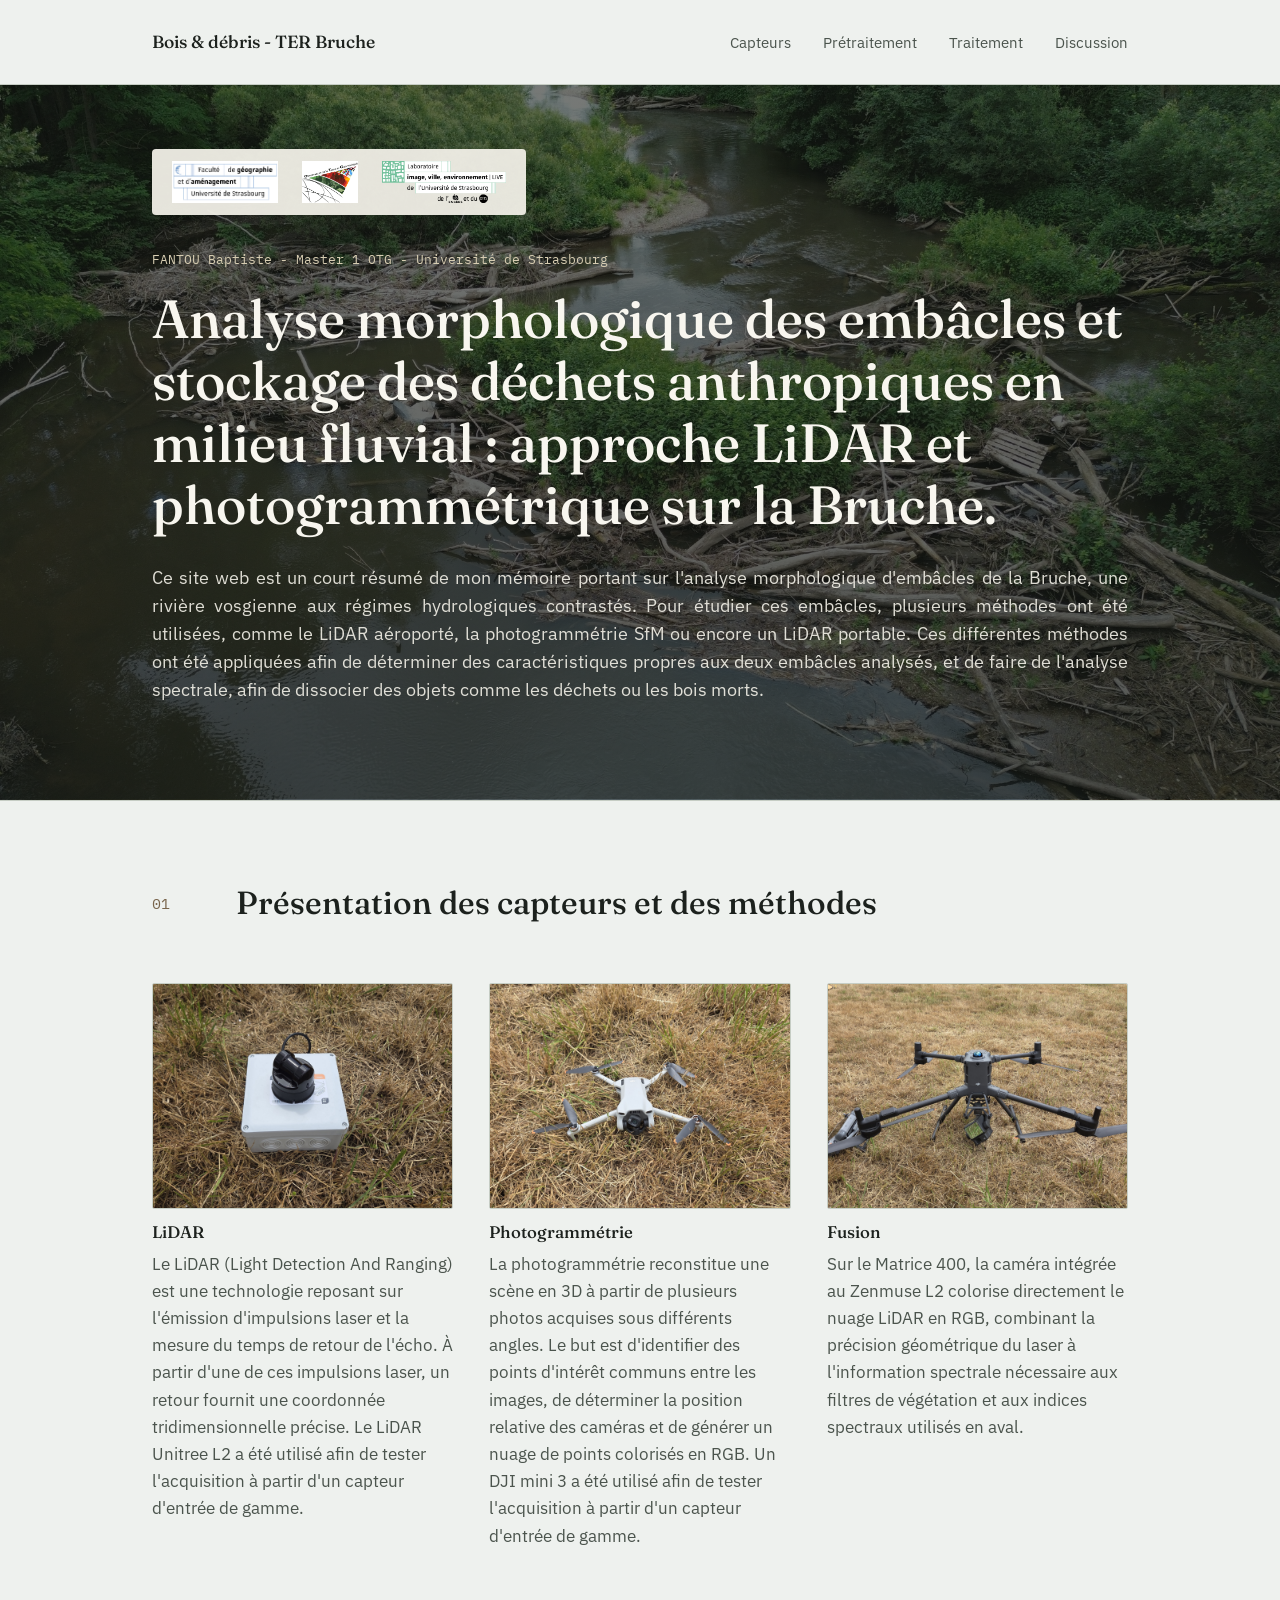
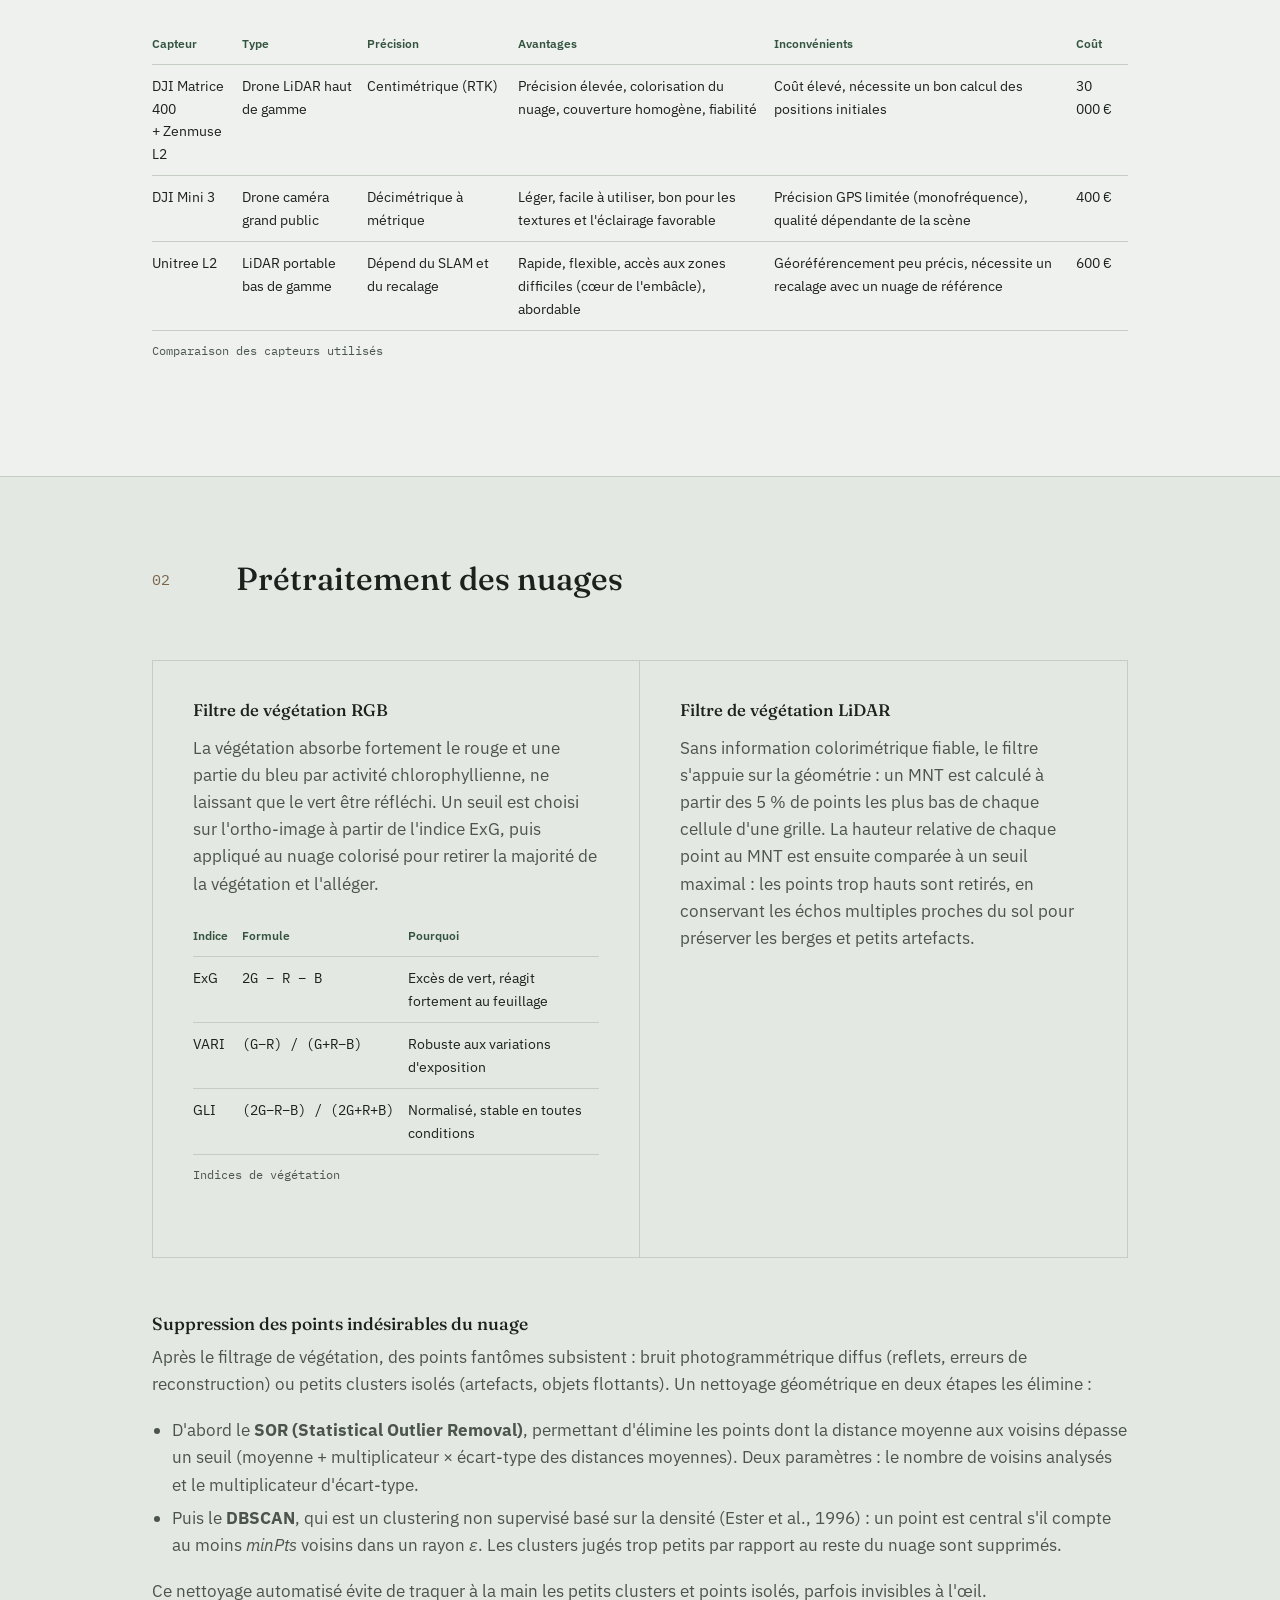
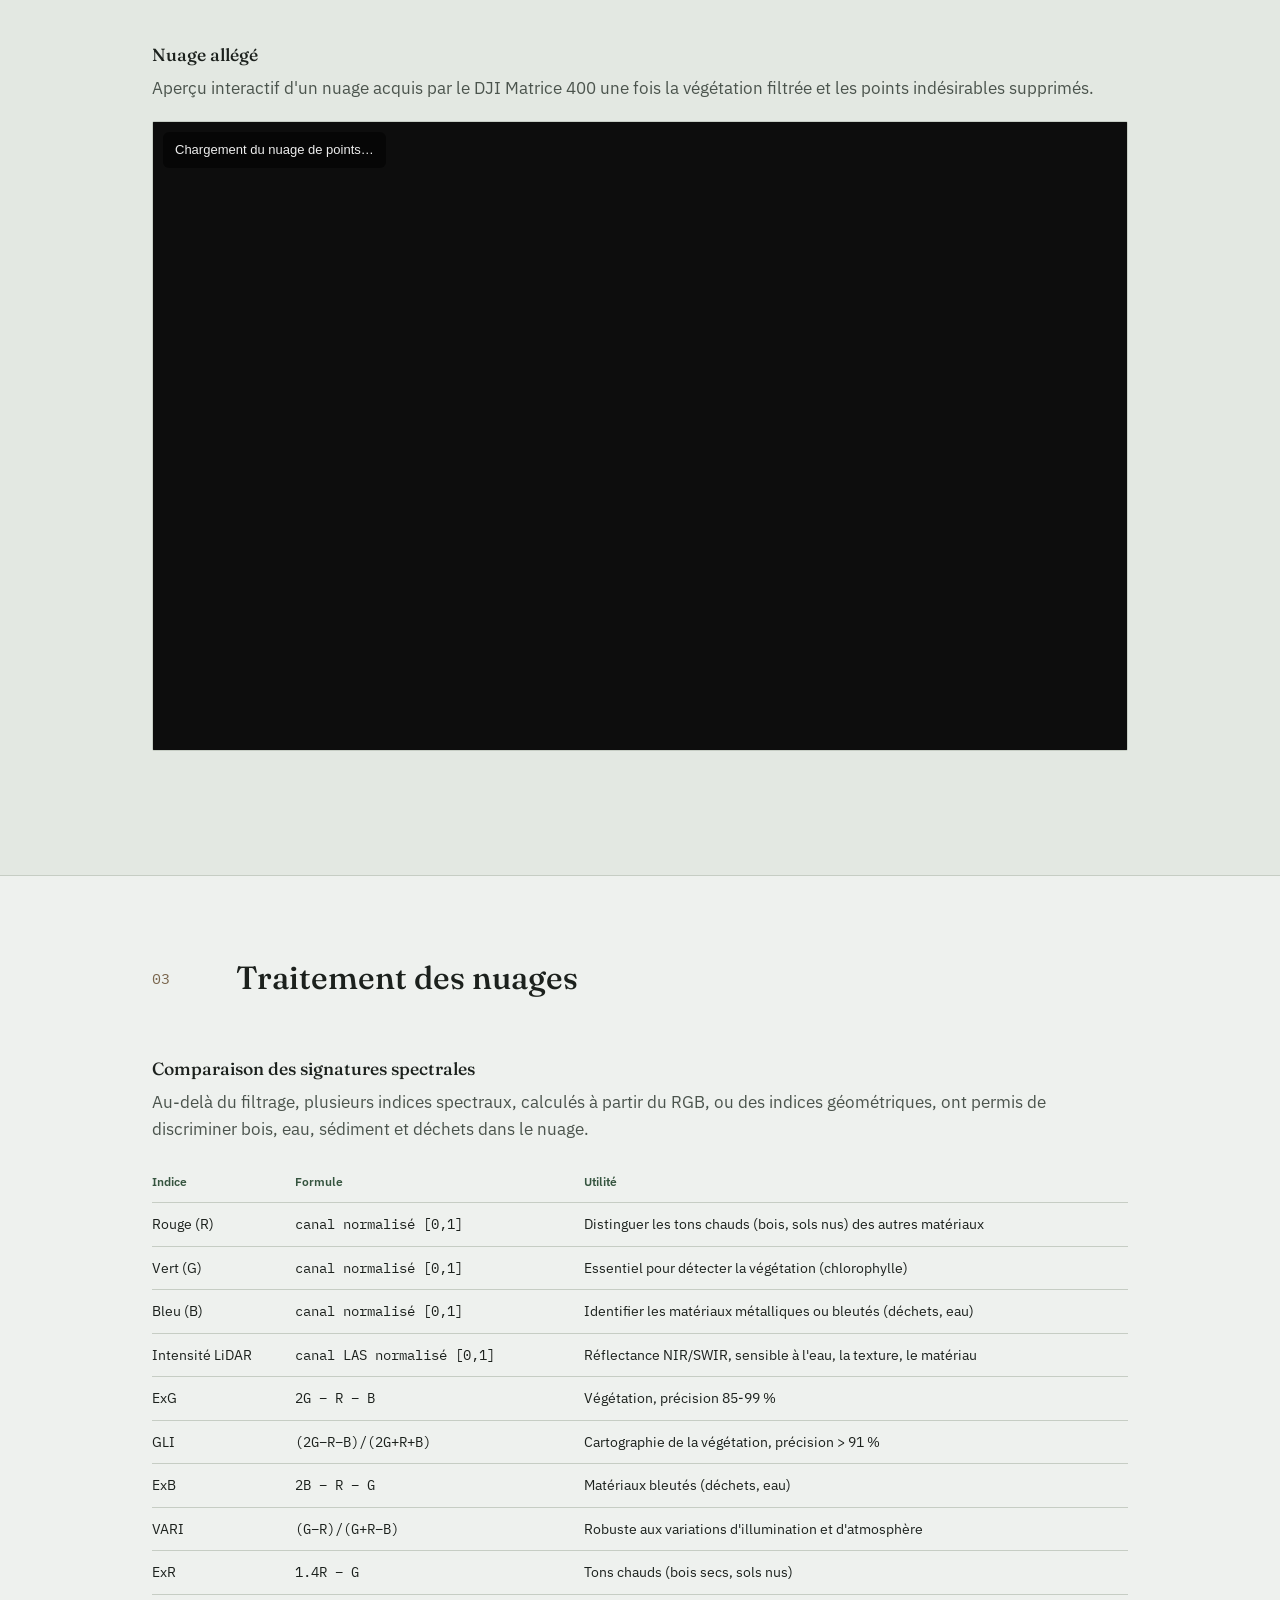
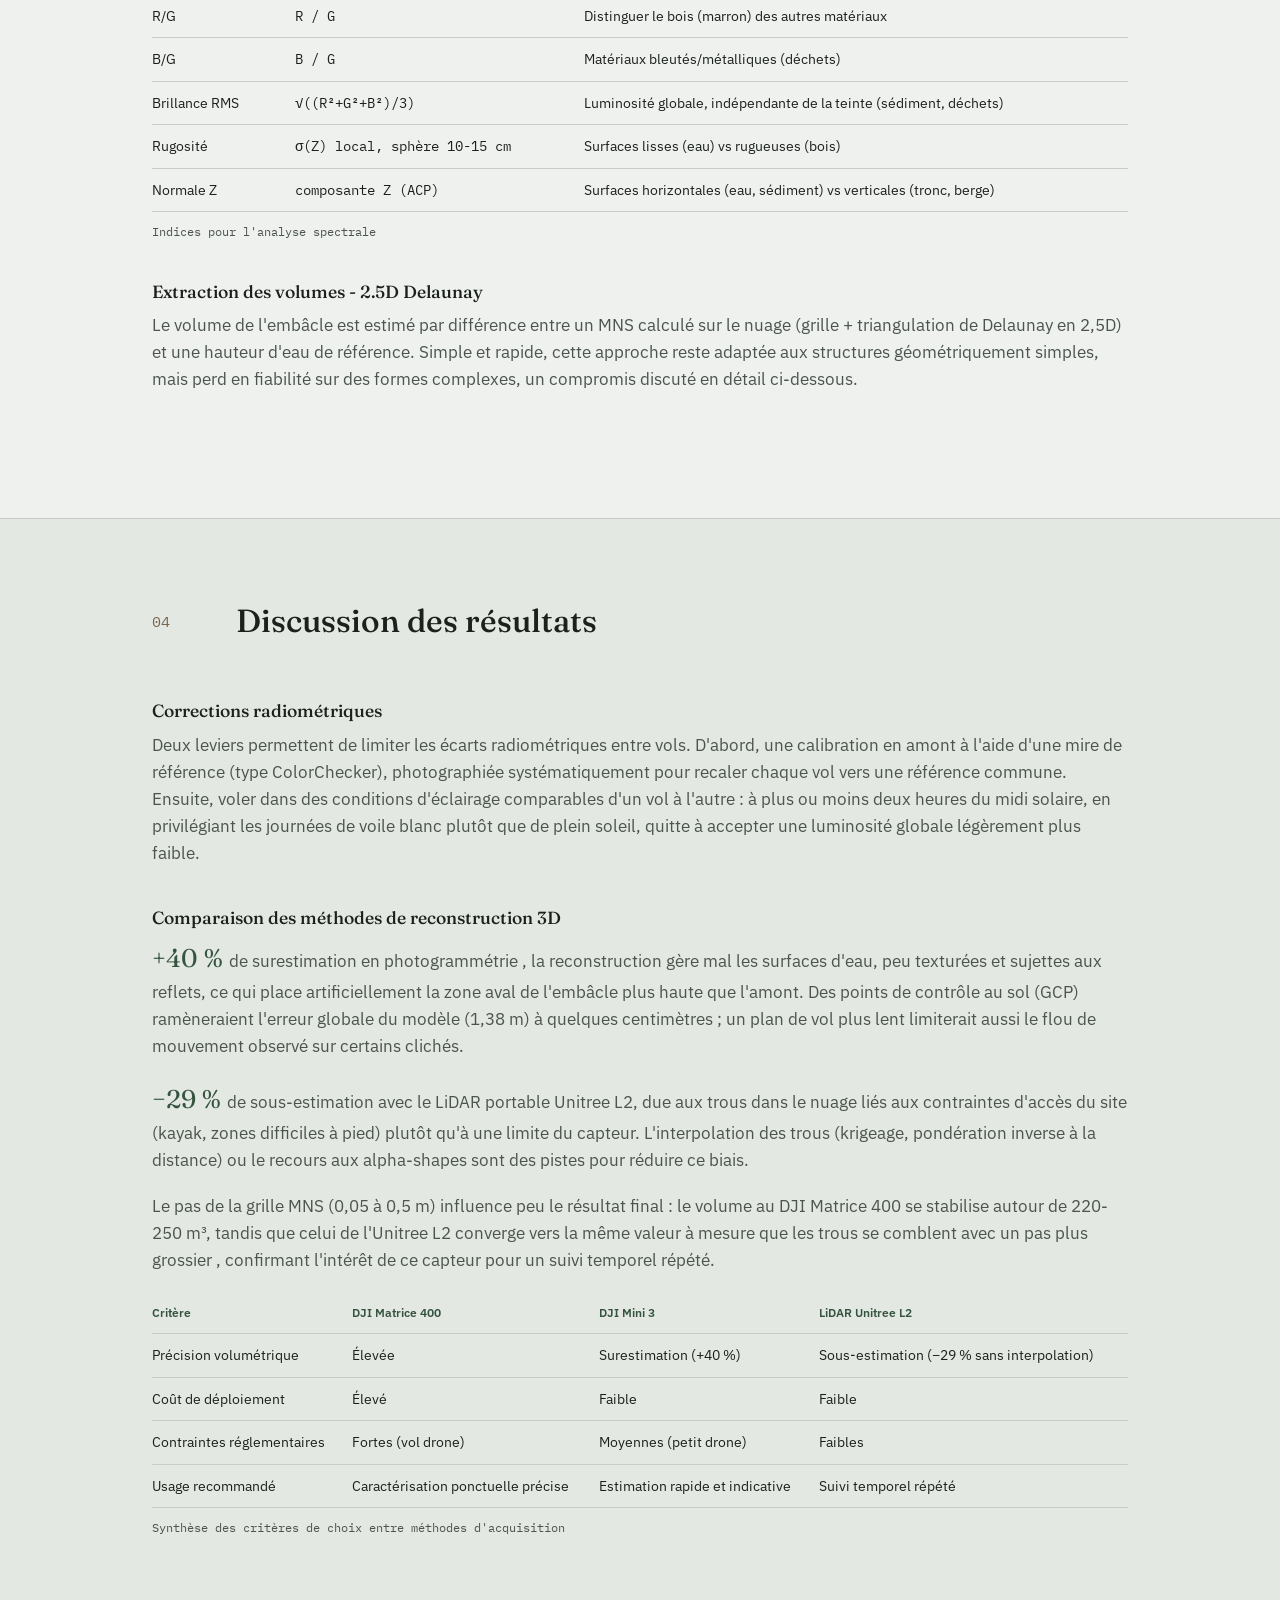
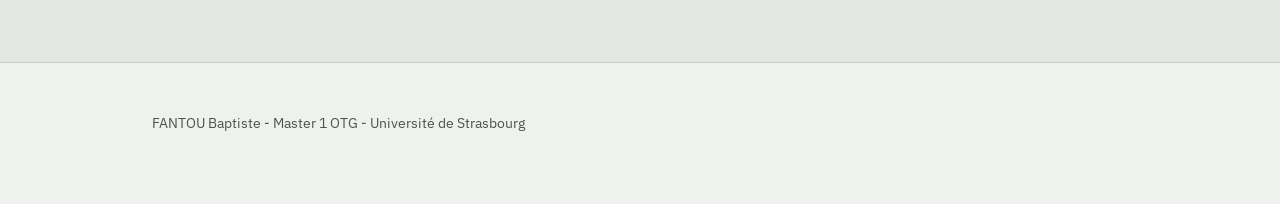
<file: index.html>
<!DOCTYPE html>
<html lang="fr">
<head>
<meta charset="UTF-8">
<meta name="viewport" content="width=device-width, initial-scale=1.0">
<title>Analyse morphologique d'un embâcle - LiDAR &amp; photogrammétrie</title>
<link rel="preconnect" href="https://fonts.googleapis.com">
<link rel="preconnect" href="https://fonts.gstatic.com" crossorigin>
<link href="https://fonts.googleapis.com/css2?family=Fraunces:opsz,wght@9..144,400;9..144,500;9..144,600&family=IBM+Plex+Sans:wght@400;500;600&family=IBM+Plex+Mono:wght@400;500&display=swap" rel="stylesheet">
<link rel="stylesheet" href="style.css">
</head>
<body>

<header class="top">
  <div class="wrap">
    <div class="site-title">Bois &amp; débris - TER Bruche</div>
    <nav>
      <a href="#capteurs">Capteurs</a>
      <a href="#pretraitement">Prétraitement</a>
      <a href="#traitement">Traitement</a>
      <a href="#discussion">Discussion</a>
    </nav>
  </div>
</header>

<!-- ============================================ -->
<!-- LE BUT -->
<!-- ============================================ -->
<section class="hero">
  <div class="wrap">
    <div class="logos">
      <img src="./img/00_logo/geo.png" alt="Logo Université de Strasbourg">
      <img src="./img/00_logo/otg.png" alt="Logo Master OTG">
      <img src="./img/00_logo/live.png" alt="Logo laboratoire">
    </div>
    <div class="kicker">FANTOU Baptiste - Master 1 OTG - Université de Strasbourg</div>
    <h1>Analyse morphologique des embâcles et stockage des déchets anthropiques en milieu fluvial : approche LiDAR et photogrammétrique sur la Bruche.</h1>
    <p class="lede">
      Ce site web est un court résumé de mon mémoire portant sur l'analyse morphologique d'embâcles de la Bruche, une rivière
      vosgienne aux régimes hydrologiques contrastés. Pour étudier ces embâcles, plusieurs
      méthodes ont été utilisées, comme le LiDAR aéroporté, la photogrammétrie SfM ou
      encore un LiDAR portable. Ces différentes méthodes ont été appliquées afin de déterminer
      des caractéristiques propres aux deux embâcles analysés, et de faire de l'analyse spectrale,
      afin de dissocier des objets comme les déchets ou les bois morts.
    </p>
  </div>
</section>

<!-- ============================================ -->
<!-- 01 - CAPTEURS -->
<!-- ============================================ -->
<section class="chapitre" id="capteurs">
  <div class="wrap">
    <div class="chap-head">
      <div class="chap-num">01</div>
      <h2>Présentation des capteurs et des méthodes</h2>
    </div>

    <div class="capteurs-grid">
      <div class="capteur">
        <div class="figure">
          <img src="./img/20_capteur/lidar_unitree.jpg" alt="Photo du LiDAR Unitree L2">
        </div>
        <h3>LiDAR</h3>
        <p>
           Le LiDAR (Light Detection And Ranging) est une technologie reposant
           sur l'émission d'impulsions laser et la mesure du temps de retour
           de l'écho. À partir d'une de ces impulsions laser, un retour fournit
           une coordonnée tridimensionnelle précise. Le LiDAR Unitree L2 a été
           utilisé afin de tester l'acquisition à partir d'un capteur d'entrée de gamme.
        </p>
      </div>
      <div class="capteur">
        <div class="figure">
          <img src="./img/20_capteur/dji_mini.jpg" alt="Photo du drone DJI Mini 3">
        </div>
        <h3>Photogrammétrie</h3>
        <p>
          La photogrammétrie reconstitue une scène en 3D à partir de plusieurs
          photos acquises sous différents angles. Le but est d'identifier des points
          d'intérêt communs entre les images, de déterminer la position relative
          des caméras et de générer un nuage de points colorisés en RGB. Un DJI mini 3
          a été utilisé afin de tester l'acquisition à partir d'un capteur d'entrée de gamme.
        </p>
      </div>
      <div class="capteur">
        <div class="figure">
          <img src="./img/20_capteur/dji_matrice.jpg" alt="Photo du DJI Matrice 400 + Zenmuse L2">
        </div>
        <h3>Fusion</h3>
        <p>
          Sur le Matrice 400, la caméra intégrée au Zenmuse L2 colorise
          directement le nuage LiDAR en RGB, combinant la précision
          géométrique du laser à l'information spectrale nécessaire aux
          filtres de végétation et aux indices spectraux utilisés en aval.
        </p>
      </div>
    </div>

    <table>
      <thead>
        <tr>
          <th>Capteur</th>
          <th>Type</th>
          <th>Précision</th>
          <th>Avantages</th>
          <th>Inconvénients</th>
          <th>Coût</th>
        </tr>
      </thead>
      <tbody>
        <tr>
          <td>DJI Matrice 400<br>+ Zenmuse L2</td>
          <td>Drone LiDAR haut de gamme</td>
          <td>Centimétrique (RTK)</td>
          <td>Précision élevée, colorisation du nuage, couverture homogène, fiabilité</td>
          <td>Coût élevé, nécessite un bon calcul des positions initiales</td>
          <td>30 000 €</td>
        </tr>
        <tr>
          <td>DJI Mini 3</td>
          <td>Drone caméra grand public</td>
          <td>Décimétrique à métrique</td>
          <td>Léger, facile à utiliser, bon pour les textures et l'éclairage favorable</td>
          <td>Précision GPS limitée (monofréquence), qualité dépendante de la scène</td>
          <td>400 €</td>
        </tr>
        <tr>
          <td>Unitree L2</td>
          <td>LiDAR portable bas de gamme</td>
          <td>Dépend du SLAM et du recalage</td>
          <td>Rapide, flexible, accès aux zones difficiles (cœur de l'embâcle), abordable</td>
          <td>Géoréférencement peu précis, nécessite un recalage avec un nuage de référence</td>
          <td>600 €</td>
        </tr>
      </tbody>
      <caption>Comparaison des capteurs utilisés</caption>
    </table>
  </div>
</section>

<!-- ============================================ -->
<!-- 02 - PRÉTRAITEMENT -->
<!-- ============================================ -->
<section class="chapitre panel" id="pretraitement">
  <div class="wrap">
    <div class="chap-head">
      <div class="chap-num">02</div>
      <h2>Prétraitement des nuages</h2>
    </div>

    <div class="split">
      <div>
        <h3>Filtre de végétation RGB</h3>
        <p>
          La végétation absorbe fortement le rouge et une partie du bleu par
          activité chlorophyllienne, ne laissant que le vert être réfléchi.
          Un seuil est choisi sur l'ortho-image à partir de l'indice ExG, puis
          appliqué au nuage colorisé pour retirer la majorité de la
          végétation et l'alléger.
        </p>
        <table>
          <thead><tr><th>Indice</th><th>Formule</th><th>Pourquoi</th></tr></thead>
          <tbody>
            <tr><td>ExG</td><td class="formule">2G − R − B</td><td>Excès de vert, réagit fortement au feuillage</td></tr>
            <tr><td>VARI</td><td class="formule">(G−R) / (G+R−B)</td><td>Robuste aux variations d'exposition</td></tr>
            <tr><td>GLI</td><td class="formule">(2G−R−B) / (2G+R+B)</td><td>Normalisé, stable en toutes conditions</td></tr>
          </tbody>
          <caption>Indices de végétation</caption>
        </table>
      </div>
      <div>
        <h3>Filtre de végétation LiDAR</h3>
        <p>
          Sans information colorimétrique fiable, le filtre s'appuie sur la
          géométrie : un MNT est calculé à partir des 5 % de points les plus
          bas de chaque cellule d'une grille. La hauteur relative de chaque
          point au MNT est ensuite comparée à un seuil maximal : les points
          trop hauts sont retirés, en conservant les échos multiples proches
          du sol pour préserver les berges et petits artefacts.
        </p>
      </div>
    </div>

    <div class="bloc" style="margin-top:56px;">
      <h3>Suppression des points indésirables du nuage</h3>
      <p>
        Après le filtrage de végétation, des points fantômes subsistent :
        bruit photogrammétrique diffus (reflets, erreurs de reconstruction)
        ou petits clusters isolés (artefacts, objets flottants). Un
        nettoyage géométrique en deux étapes les élimine :
      </p>
      <ul>
        <li>D'abord le <strong>SOR (Statistical Outlier Removal)</strong>, permettant d'élimine les points dont la distance moyenne aux voisins dépasse un seuil (moyenne + multiplicateur × écart-type des distances moyennes). Deux paramètres : le nombre de voisins analysés et le multiplicateur d'écart-type.</li>
        <li>Puis le <strong>DBSCAN</strong>, qui est un clustering non supervisé basé sur la densité (Ester et al., 1996) : un point est central s'il compte au moins <em>minPts</em> voisins dans un rayon <em>ε</em>. Les clusters jugés trop petits par rapport au reste du nuage sont supprimés.</li>
      </ul>
      <p>Ce nettoyage automatisé évite de traquer à la main les petits clusters et points isolés, parfois invisibles à l'œil.</p>
    </div>

    <div class="bloc">
      <h3>Nuage allégé</h3>
      <p>
        Aperçu interactif d'un nuage acquis par le DJI Matrice 400 
		une fois la végétation filtrée et les points indésirables supprimés.
      </p>
      <iframe src="visu-nuage.html" class="viewer-embed" title="Visualisation du nuage allégé"></iframe>
    </div>
  </div>
</section>

<!-- ============================================ -->
<!-- 03 - TRAITEMENT -->
<!-- ============================================ -->
<section class="chapitre" id="traitement">
  <div class="wrap">
    <div class="chap-head">
      <div class="chap-num">03</div>
      <h2>Traitement des nuages</h2>
    </div>

    <div class="bloc">
      <h3>Comparaison des signatures spectrales</h3>
      <p>
		Au-delà du filtrage, plusieurs indices spectraux, calculés à partir du RGB,
		ou des indices géométriques, ont permis de discriminer 
		bois, eau, sédiment et déchets dans le nuage.
      </p>
      <table>
        <thead><tr><th>Indice</th><th>Formule</th><th>Utilité</th></tr></thead>
        <tbody>
          <tr><td>Rouge (R)</td><td class="formule">canal normalisé [0,1]</td><td>Distinguer les tons chauds (bois, sols nus) des autres matériaux</td></tr>
          <tr><td>Vert (G)</td><td class="formule">canal normalisé [0,1]</td><td>Essentiel pour détecter la végétation (chlorophylle)</td></tr>
          <tr><td>Bleu (B)</td><td class="formule">canal normalisé [0,1]</td><td>Identifier les matériaux métalliques ou bleutés (déchets, eau)</td></tr>
          <tr><td>Intensité LiDAR</td><td class="formule">canal LAS normalisé [0,1]</td><td>Réflectance NIR/SWIR, sensible à l'eau, la texture, le matériau</td></tr>
          <tr><td>ExG</td><td class="formule">2G − R − B</td><td>Végétation, précision 85-99 %</td></tr>
          <tr><td>GLI</td><td class="formule">(2G−R−B)/(2G+R+B)</td><td>Cartographie de la végétation, précision &gt; 91 %</td></tr>
          <tr><td>ExB</td><td class="formule">2B − R − G</td><td>Matériaux bleutés (déchets, eau)</td></tr>
          <tr><td>VARI</td><td class="formule">(G−R)/(G+R−B)</td><td>Robuste aux variations d'illumination et d'atmosphère</td></tr>
          <tr><td>ExR</td><td class="formule">1.4R − G</td><td>Tons chauds (bois secs, sols nus)</td></tr>
          <tr><td>R/G</td><td class="formule">R / G</td><td>Distinguer le bois (marron) des autres matériaux</td></tr>
          <tr><td>B/G</td><td class="formule">B / G</td><td>Matériaux bleutés/métalliques (déchets)</td></tr>
          <tr><td>Brillance RMS</td><td class="formule">√((R²+G²+B²)/3)</td><td>Luminosité globale, indépendante de la teinte (sédiment, déchets)</td></tr>
          <tr><td>Rugosité</td><td class="formule">σ(Z) local, sphère 10-15 cm</td><td>Surfaces lisses (eau) vs rugueuses (bois)</td></tr>
          <tr><td>Normale Z</td><td class="formule">composante Z (ACP)</td><td>Surfaces horizontales (eau, sédiment) vs verticales (tronc, berge)</td></tr>
        </tbody>
        <caption>Indices pour l'analyse spectrale</caption>
      </table>
    </div>

    <div class="bloc">
      <h3>Extraction des volumes - 2.5D Delaunay</h3>
      <p>
        Le volume de l'embâcle est estimé par différence entre un MNS
        calculé sur le nuage (grille + triangulation de Delaunay en 2,5D) et
        une hauteur d'eau de référence. Simple et rapide, cette approche
        reste adaptée aux structures géométriquement simples, mais perd en
        fiabilité sur des formes complexes, un compromis discuté en détail
        ci-dessous.
      </p>
    </div>
  </div>
</section>

<!-- ============================================ -->
<!-- 04 - DISCUSSION -->
<!-- ============================================ -->
<section class="chapitre panel" id="discussion">
  <div class="wrap">
    <div class="chap-head">
      <div class="chap-num">04</div>
      <h2>Discussion des résultats</h2>
    </div>

    <div class="bloc">
      <h3>Corrections radiométriques</h3>
      <p>
        Deux leviers permettent de limiter les écarts radiométriques entre
        vols. D'abord, une calibration en amont à l'aide d'une mire de
        référence (type ColorChecker), photographiée systématiquement pour
        recaler chaque vol vers une référence commune. Ensuite, voler dans
        des conditions d'éclairage comparables d'un vol à l'autre : à plus
        ou moins deux heures du midi solaire, en privilégiant les journées
        de voile blanc plutôt que de plein soleil, quitte à accepter une
        luminosité globale légèrement plus faible.
      </p>
    </div>

    <div class="bloc">
      <h3>Comparaison des méthodes de reconstruction 3D</h3>
      <p>
        <span class="chiffre">+40 %</span>de surestimation en photogrammétrie
        , la reconstruction gère mal les surfaces d'eau, peu texturées et
        sujettes aux reflets, ce qui place artificiellement la zone aval de
        l'embâcle plus haute que l'amont. Des points de contrôle au sol
        (GCP) ramèneraient l'erreur globale du modèle (1,38 m) à quelques
        centimètres ; un plan de vol plus lent limiterait aussi le flou de
        mouvement observé sur certains clichés.
      </p>
      <p>
        <span class="chiffre">−29 %</span>de sous-estimation avec le LiDAR
        portable Unitree L2, due aux trous dans le nuage liés aux
        contraintes d'accès du site (kayak, zones difficiles à pied) plutôt
        qu'à une limite du capteur. L'interpolation des trous (krigeage,
        pondération inverse à la distance) ou le recours aux alpha-shapes
        sont des pistes pour réduire ce biais.
      </p>
      <p>
        Le pas de la grille MNS (0,05 à 0,5 m) influence peu le résultat
        final : le volume au DJI Matrice 400 se stabilise autour de
        220-250 m³, tandis que celui de l'Unitree L2 converge vers la même
        valeur à mesure que les trous se comblent avec un pas plus grossier
        , confirmant l'intérêt de ce capteur pour un suivi temporel répété.
      </p>
      <table>
        <thead>
          <tr><th>Critère</th><th>DJI Matrice 400</th><th>DJI Mini 3</th><th>LiDAR Unitree L2</th></tr>
        </thead>
        <tbody>
          <tr>
            <td>Précision volumétrique</td>
            <td>Élevée</td>
            <td>Surestimation (+40 %)</td>
            <td>Sous-estimation (−29 % sans interpolation)</td>
          </tr>
          <tr>
            <td>Coût de déploiement</td>
            <td>Élevé</td>
            <td>Faible</td>
            <td>Faible</td>
          </tr>
          <tr>
            <td>Contraintes réglementaires</td>
            <td>Fortes (vol drone)</td>
            <td>Moyennes (petit drone)</td>
            <td>Faibles</td>
          </tr>
          <tr>
            <td>Usage recommandé</td>
            <td>Caractérisation ponctuelle précise</td>
            <td>Estimation rapide et indicative</td>
            <td>Suivi temporel répété</td>
          </tr>
        </tbody>
        <caption>Synthèse des critères de choix entre méthodes d'acquisition</caption>
      </table>
    </div>
  </div>
</section>

<footer>
  <div class="wrap">
    FANTOU Baptiste - Master 1 OTG - Université de Strasbourg
  </div>
</footer>

<script src="script.js" defer></script>
</body>
</html>
</file>
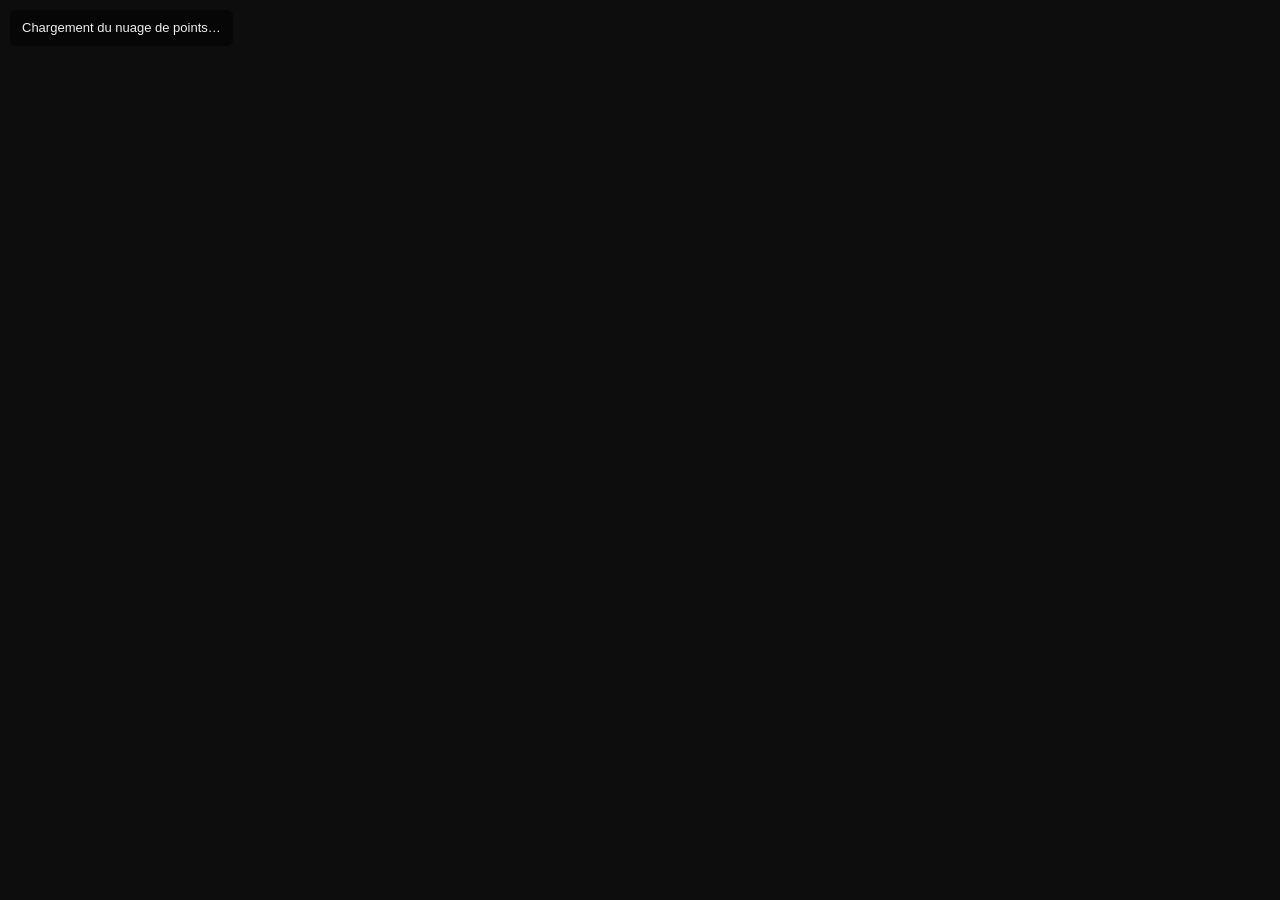
<file: visu-nuage.html>
<!DOCTYPE html>
<html lang="fr">
<head>
<meta charset="UTF-8">
<title>Visualisation nuage de points (COPC)</title>
<style>
  html, body { margin:0; padding:0; height:100%; background:#0d0d0d; overflow:hidden; }
  #info {
    position:absolute; top:10px; left:10px; color:#eee; font-family:sans-serif;
    font-size:13px; background:rgba(0,0,0,0.55); padding:8px 12px; border-radius:6px;
    line-height:1.5; max-width:70vw;
  }
  #info input[type="range"] { vertical-align:middle; }
</style>
</head>
<body>
<div id="info">Chargement du nuage de points…</div>

<script type="importmap">
{
  "imports": {
    "three": "https://esm.sh/three@0.164.1",
    "three/addons/": "https://esm.sh/three@0.164.1/examples/jsm/",
    "copc": "https://esm.sh/copc@0.0.8",
    "laz-perf": "https://esm.sh/laz-perf@0.0.7"
  }
}
</script>

<script type="module">
import * as THREE from "three";
import { OrbitControls } from "three/addons/controls/OrbitControls.js";
import { Las } from "copc";
import { LazPerf } from "laz-perf";

// ==========================================================
// À MODIFIER : nom (ou chemin relatif) de ton fichier .copc.laz
// place-le à côté de ce fichier HTML dans ton dossier MAMP
// ==========================================================
const FICHIER_NUAGE = "nuage_nettoye_final.copc.laz";
const LAZ_PERF_VERSION = "0.0.7";

const info = document.getElementById("info");

// --- Scène Three.js de base ---
const scene = new THREE.Scene();
scene.background = new THREE.Color(0x0d0d0d);

const camera = new THREE.PerspectiveCamera(60, window.innerWidth / window.innerHeight, 0.01, 100000);

const renderer = new THREE.WebGLRenderer({ antialias: true });
renderer.setSize(window.innerWidth, window.innerHeight);
renderer.outputColorSpace = THREE.SRGBColorSpace;
renderer.toneMapping = THREE.NoToneMapping;
document.body.appendChild(renderer.domElement);

const controls = new OrbitControls(camera, renderer.domElement);
controls.enableDamping = true;

window.addEventListener("resize", () => {
  camera.aspect = window.innerWidth / window.innerHeight;
  camera.updateProjectionMatrix();
  renderer.setSize(window.innerWidth, window.innerHeight);
});

// --- Décodeur LAZ (WebAssembly), utilisé pour désompresser le fichier ---
let wasmPromise = null;
function decodeur() {
  if (!wasmPromise) {
    wasmPromise = LazPerf.create({
      locateFile: (file) => `https://cdn.jsdelivr.net/npm/laz-perf@${LAZ_PERF_VERSION}/lib/${file}`
    });
  }
  return wasmPromise;
}

// --- Lecture native du fichier COPC/LAS 1.4 (via la librairie `copc`) ---
async function chargerVue(url) {
  const res = await fetch(url);
  if (!res.ok) throw new Error(`Fichier introuvable (HTTP ${res.status}) : ${url}`);
  const bytes = new Uint8Array(await res.arrayBuffer());

  const header = Las.Header.parse(bytes);
  const pointData = await Las.PointData.decompressFile(bytes, decodeur());

  const getter = async (begin, end) => bytes.slice(begin, end);
  const vlrs = await Las.Vlr.walk(getter, header);
  const ebVlr = Las.Vlr.find(vlrs, "LASF_Spec", 4);
  const eb = ebVlr && Las.ExtraBytes.parse(await Las.Vlr.fetch(getter, ebVlr));

  return Las.View.create(pointData, header, eb);
}

async function chargerNuage() {
  try {
    const view = await chargerVue(FICHIER_NUAGE);
    const nbPoints = view.pointCount;

    const getX = view.getter("X");
    const getY = view.getter("Y");
    const getZ = view.getter("Z");

    // Recentrage nécessaire pour la précision flottante : les nuages LiDAR
    // français sont souvent en Lambert93, avec des coordonnées de plusieurs
    // centaines de milliers de mètres.
    let cx = 0, cy = 0, cz = 0;
    for (let i = 0; i < nbPoints; i++) {
      cx += getX(i); cy += getY(i); cz += getZ(i);
    }
    cx /= nbPoints; cy /= nbPoints; cz /= nbPoints;

    // LAS stocke Z comme altitude ; Three.js utilise Y comme axe vertical -> on permute.
    const positions = new Float32Array(nbPoints * 3);
    for (let i = 0; i < nbPoints; i++) {
      positions[i * 3]     = getX(i) - cx;
      positions[i * 3 + 1] = getZ(i) - cz;
      positions[i * 3 + 2] = getY(i) - cy;
    }

    const geometry = new THREE.BufferGeometry();
    geometry.setAttribute("position", new THREE.BufferAttribute(positions, 3));

    let material;
    if (view.dimensions.Red) {
      const getR = view.getter("Red");
      const getG = view.getter("Green");
      const getB = view.getter("Blue");
      // LAS 1.4 encode la couleur sur 16 bits (0-65535), en sRGB (l'espace
      // "d'affichage" classique, celui que montre CloudCompare). Three.js
      // attend des couleurs de sommets en espace linéaire : sans conversion,
      // il réapplique une correction gamma par-dessus, ce qui délave tout.
      const srgbVersLineaire = (c) => (c <= 0.04045 ? c / 12.92 : Math.pow((c + 0.055) / 1.055, 2.4));
      const colors = new Float32Array(nbPoints * 3);
      for (let i = 0; i < nbPoints; i++) {
        colors[i * 3]     = srgbVersLineaire(getR(i) / 65535);
        colors[i * 3 + 1] = srgbVersLineaire(getG(i) / 65535);
        colors[i * 3 + 2] = srgbVersLineaire(getB(i) / 65535);
      }
      geometry.setAttribute("color", new THREE.BufferAttribute(colors, 3));
      material = new THREE.PointsMaterial({ vertexColors: true });
    } else {
      material = new THREE.PointsMaterial({ color: 0x35d0ff });
    }

    geometry.computeBoundingSphere();
    const sphere = geometry.boundingSphere;
    const tailleInitiale = Math.max(sphere.radius / 250, 0.005);
    material.size = tailleInitiale;

    scene.add(new THREE.Points(geometry, material));

    controls.target.copy(sphere.center);
    camera.position.copy(sphere.center).add(
      new THREE.Vector3(sphere.radius, sphere.radius, sphere.radius)
    );
    camera.near = Math.max(sphere.radius / 1000, 0.001);
    camera.far = sphere.radius * 100;
    camera.updateProjectionMatrix();
    controls.update();

    info.innerHTML = `
      ${nbPoints.toLocaleString("fr-FR")} points chargés<br>
      Taille des points :
      <input id="tailleSlider" type="range" min="${tailleInitiale / 10}" max="${tailleInitiale * 10}"
             step="${tailleInitiale / 20}" value="${tailleInitiale}">
    `;
    document.getElementById("tailleSlider").addEventListener("input", (e) => {
      material.size = parseFloat(e.target.value);
    });

  } catch (err) {
    info.textContent = "Erreur de chargement : " + err.message;
    info.style.background = "rgba(150,0,0,0.7)";
    console.error(err);
  }
}

chargerNuage();

function animate() {
  requestAnimationFrame(animate);
  controls.update();
  renderer.render(scene, camera);
}
animate();
</script>
</body>
</html>
</file>
<file: style.css>
:root {
  --bg: #eef1ee;
  --bg-panel: #e3e8e2;
  --ink: #1c211d;
  --ink-soft: #4b544d;
  --moss: #35543f;
  --bark: #79654c;
  --line: #c6cdc4;
  --sand: #efe9dc;
  --max: 720px;
}

* { box-sizing: border-box; }

html { scroll-behavior: smooth; }

body {
  margin: 0;
  background: var(--bg);
  color: var(--ink);
  font-family: 'IBM Plex Sans', sans-serif;
  font-size: 17px;
  line-height: 1.6;
}

h1, h2, h3 {
  font-family: 'Fraunces', serif;
  font-weight: 500;
  color: var(--ink);
  line-height: 1.15;
  margin: 0 0 0.5em;
}

p { margin: 0 0 1.1em; color: var(--ink-soft); max-width: none; }

a { color: var(--moss); }

.wrap {
  max-width: 1040px;
  margin: 0 auto;
  padding: 0 32px;
}

/* ---------- Nav ---------- */
header.top {
  padding: 28px 0;
  border-bottom: 1px solid var(--line);
}
header.top .wrap {
  display: flex;
  justify-content: space-between;
  align-items: baseline;
}
header.top .site-title {
  font-family: 'Fraunces', serif;
  font-size: 1.1rem;
  font-weight: 500;
}
header.top nav a {
  margin-left: 28px;
  text-decoration: none;
  color: var(--ink-soft);
  font-size: 0.92rem;
}

/* ---------- Hero / Le but ---------- */
section.hero {
  position: relative;
  padding: 64px 0 76px;
  background-image:
    linear-gradient(180deg, rgba(20, 24, 20, 0.58) 0%, rgba(20, 24, 20, 0.72) 100%),
    url("./img/10_zone_etude/embacle duppi.JPG");
  background-size: cover;
  background-position: center;
  background-repeat: no-repeat;
  color: #f3f1e8;
}
section.hero .logos {
  display: flex;
  align-items: center;
  gap: 24px;
  margin-bottom: 34px;
  background: rgba(243, 241, 232, 0.94);
  width: fit-content;
  padding: 12px 20px;
  border-radius: 4px;
}
section.hero .logos img {
  height: 42px;
  width: auto;
  object-fit: contain;
}
section.hero .kicker {
  font-family: 'IBM Plex Mono', monospace;
  font-size: 0.82rem;
  color: #d7cdb2;
  margin-bottom: 18px;
}
section.hero h1 {
  font-size: clamp(2.1rem, 4.2vw, 3.4rem);
  max-width: none;
  margin-bottom: 28px;
  color: #f8f6ef;
}
section.hero p.lede {
  font-size: 1.1rem;
  max-width: none;
  color: rgba(243, 241, 232, 0.9);
  text-align: justify;
  text-justify: inter-word;
  hyphens: auto;
}

/* ---------- Section shell ---------- */
section.chapitre {
  padding: 84px 0;
  border-top: 1px solid var(--line);
}
section.chapitre.panel { background: var(--bg-panel); }

.chap-head {
  display: grid;
  grid-template-columns: 64px 1fr;
  gap: 20px;
  align-items: start;
  margin-bottom: 46px;
}
.chap-num {
  font-family: 'IBM Plex Mono', monospace;
  font-size: 0.95rem;
  color: var(--bark);
  padding-top: 6px;
}
.chap-head h2 { font-size: clamp(1.5rem, 2.6vw, 2rem); max-width: none; }

.sous-titre {
  font-family: 'Fraunces', serif;
  font-size: 1.15rem;
  font-weight: 500;
  margin: 46px 0 14px;
}
.sous-titre:first-child { margin-top: 0; }

/* ---------- Image placeholder ---------- */
.figure {
  background: var(--sand);
  border: 1px solid var(--line);
  border-radius: 2px;
  aspect-ratio: 4/3;
  display: flex;
  align-items: center;
  justify-content: center;
  text-align: center;
  padding: 0;
  margin-bottom: 14px;
  overflow: hidden;
}
.figure img {
  width: 100%;
  height: 100%;
  object-fit: cover;
  display: block;
}
.figure span {
  font-family: 'IBM Plex Mono', monospace;
  font-size: 0.78rem;
  color: var(--bark);
  line-height: 1.5;
}
figcaption {
  font-size: 0.85rem;
  color: var(--ink-soft);
  max-width: none;
}

/* ---------- Capteurs ---------- */
.capteurs-grid {
  display: grid;
  grid-template-columns: repeat(3, 1fr);
  gap: 36px;
  margin-bottom: 56px;
}
@media (max-width: 820px) {
  .capteurs-grid { grid-template-columns: 1fr; }
}
.capteur h3 { font-size: 1.05rem; margin-bottom: 8px; }

/* ---------- Split screen (filtres végétation) ---------- */
.split {
  display: grid;
  grid-template-columns: 1fr 1fr;
  gap: 0;
  border: 1px solid var(--line);
}
@media (max-width: 780px) {
  .split { grid-template-columns: 1fr; }
}
.split > div {
  padding: 40px;
}
.split > div:first-child {
  border-right: 1px solid var(--line);
}
@media (max-width: 780px) {
  .split > div:first-child { border-right: none; border-bottom: 1px solid var(--line); }
}
.split h3 { font-size: 1.05rem; margin-bottom: 14px; }

/* ---------- Tables ---------- */
table {
  width: 100%;
  border-collapse: collapse;
  margin: 8px 0 32px;
  font-size: 0.88rem;
}
caption {
  caption-side: bottom;
  text-align: left;
  font-family: 'IBM Plex Mono', monospace;
  font-size: 0.76rem;
  color: var(--ink-soft);
  padding-top: 10px;
}
th, td {
  text-align: left;
  padding: 10px 14px 10px 0;
  border-bottom: 1px solid var(--line);
  vertical-align: top;
}
th {
  font-weight: 600;
  color: var(--moss);
  font-size: 0.78rem;
  text-transform: none;
}
td.formule {
  font-family: 'IBM Plex Mono', monospace;
  white-space: nowrap;
}

/* ---------- Blocs de texte (traitement / méthodes) ---------- */
.bloc { margin-bottom: 40px; }
.bloc h3 { font-size: 1.1rem; margin-bottom: 10px; }
.bloc ul { margin: 0 0 1.1em; padding-left: 1.2em; color: var(--ink-soft); max-width: none; }
.bloc li { margin-bottom: 6px; }

/* ---------- Encart chiffre clé ---------- */
.chiffre {
  display: inline-block;
  font-family: 'Fraunces', serif;
  font-size: 1.6rem;
  color: var(--moss);
  margin-right: 6px;
}

/* ---------- Nuage intégré ---------- */
.viewer-embed {
  width: 100%;
  height: 70vh;
  border: 1px solid var(--line);
  border-radius: 2px;
  display: block;
}

footer {
  padding: 50px 0 70px;
  border-top: 1px solid var(--line);
  font-size: 0.85rem;
  color: var(--ink-soft);
}

/* ==================================================
   Version smartphone
   ================================================== */
@media (max-width: 640px) {
  .wrap { padding: 0 18px; }

  /* Nav : titre au-dessus des liens, liens resserrés */
  header.top .wrap {
    flex-direction: column;
    align-items: flex-start;
    gap: 10px;
  }
  header.top nav { display: flex; flex-wrap: wrap; gap: 4px 16px; }
  header.top nav a { margin-left: 0; font-size: 0.86rem; }

  /* Hero : un peu moins d'air en haut/bas */
  section.hero { padding: 40px 0 56px; }
  section.hero .logos { flex-wrap: wrap; gap: 14px; padding: 10px 14px; }
  section.hero .logos img { height: 32px; }
  section.hero h1 { font-size: 1.7rem; }

  /* Chapitres : padding vertical réduit */
  section.chapitre { padding: 52px 0; }
  .chap-head { grid-template-columns: 40px 1fr; margin-bottom: 32px; }

  /* Tables : défilement horizontal plutôt que texte tassé/empilé */
  table {
    display: block;
    overflow-x: auto;
    -webkit-overflow-scrolling: touch;
    white-space: nowrap;
    border: 1px solid var(--line);
  }
  table thead, table tbody, table tr { display: table; width: 100%; table-layout: fixed; }
  th, td { white-space: normal; padding: 8px 10px; }
  td.formule { white-space: nowrap; }
  caption { white-space: normal; }

  /* Nuage intégré : hauteur réduite pour laisser voir le contexte autour */
  .viewer-embed { height: 50vh; }
}
</file>
